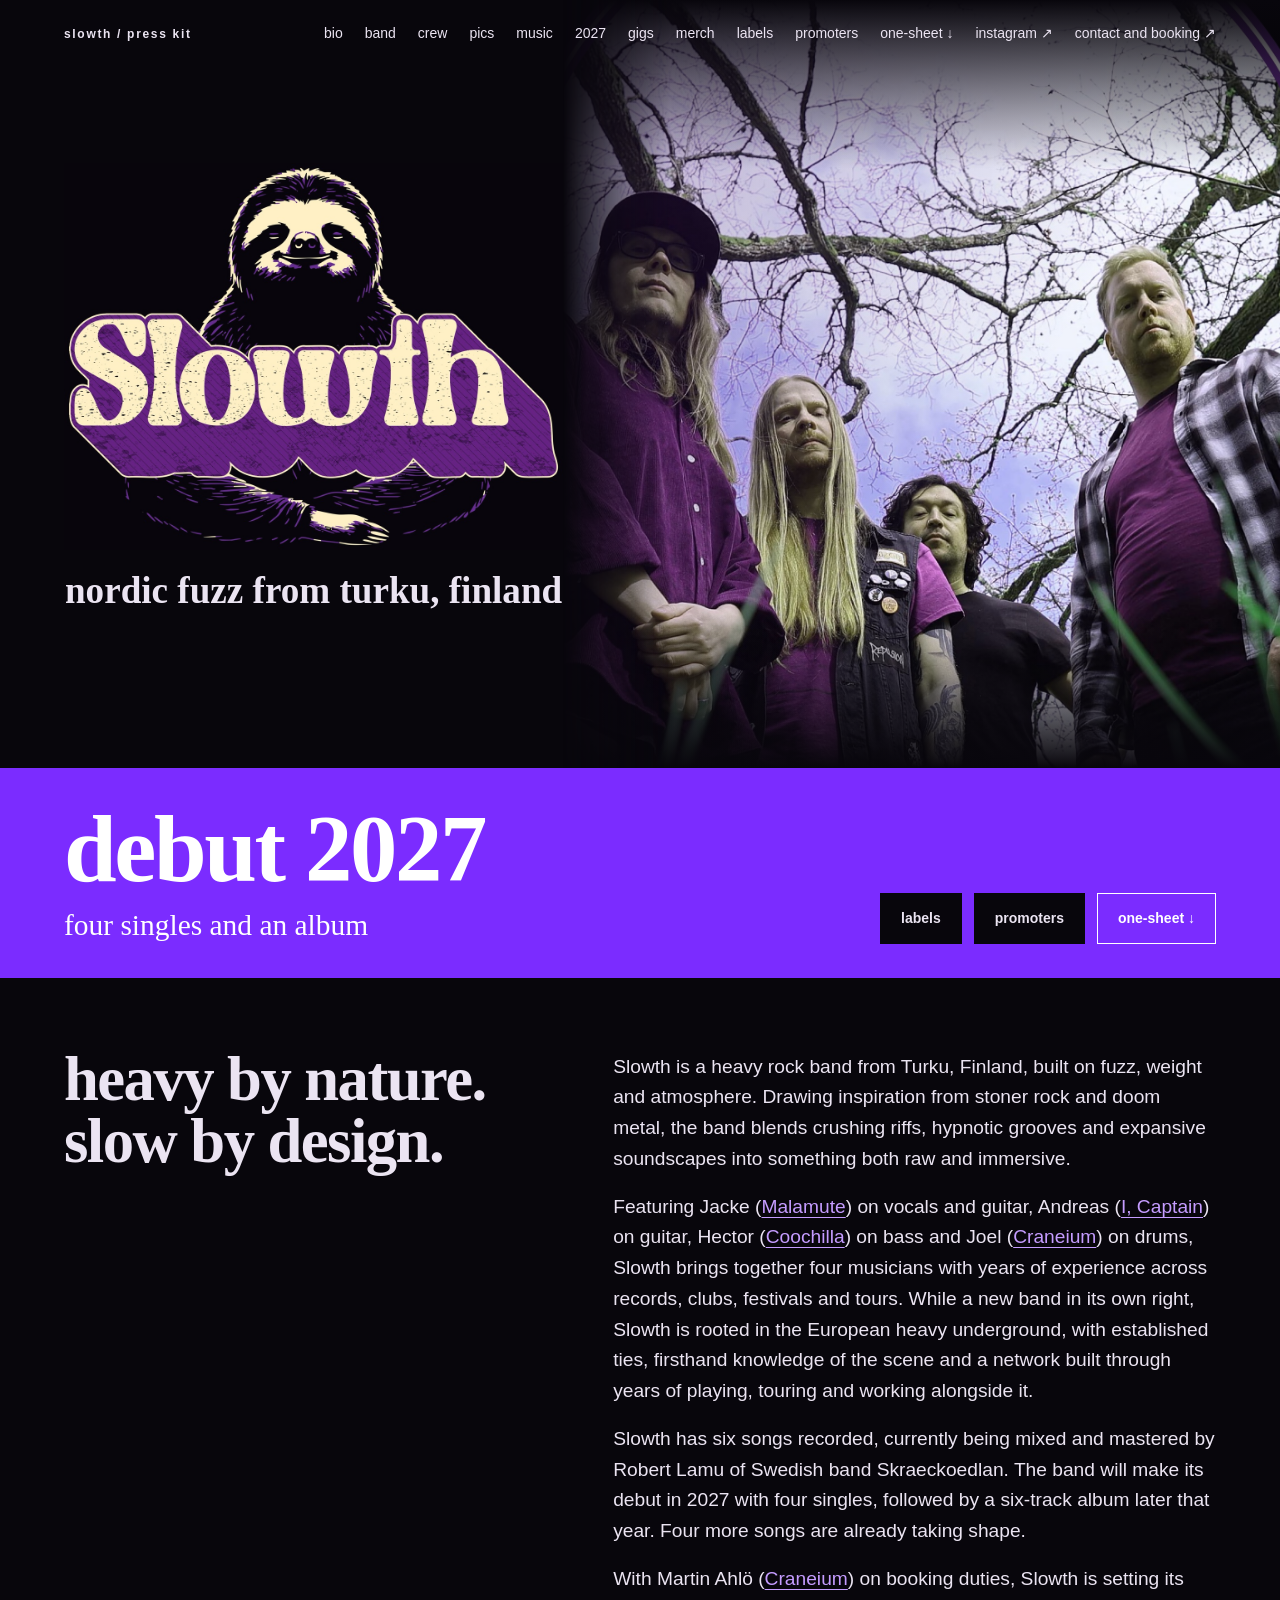
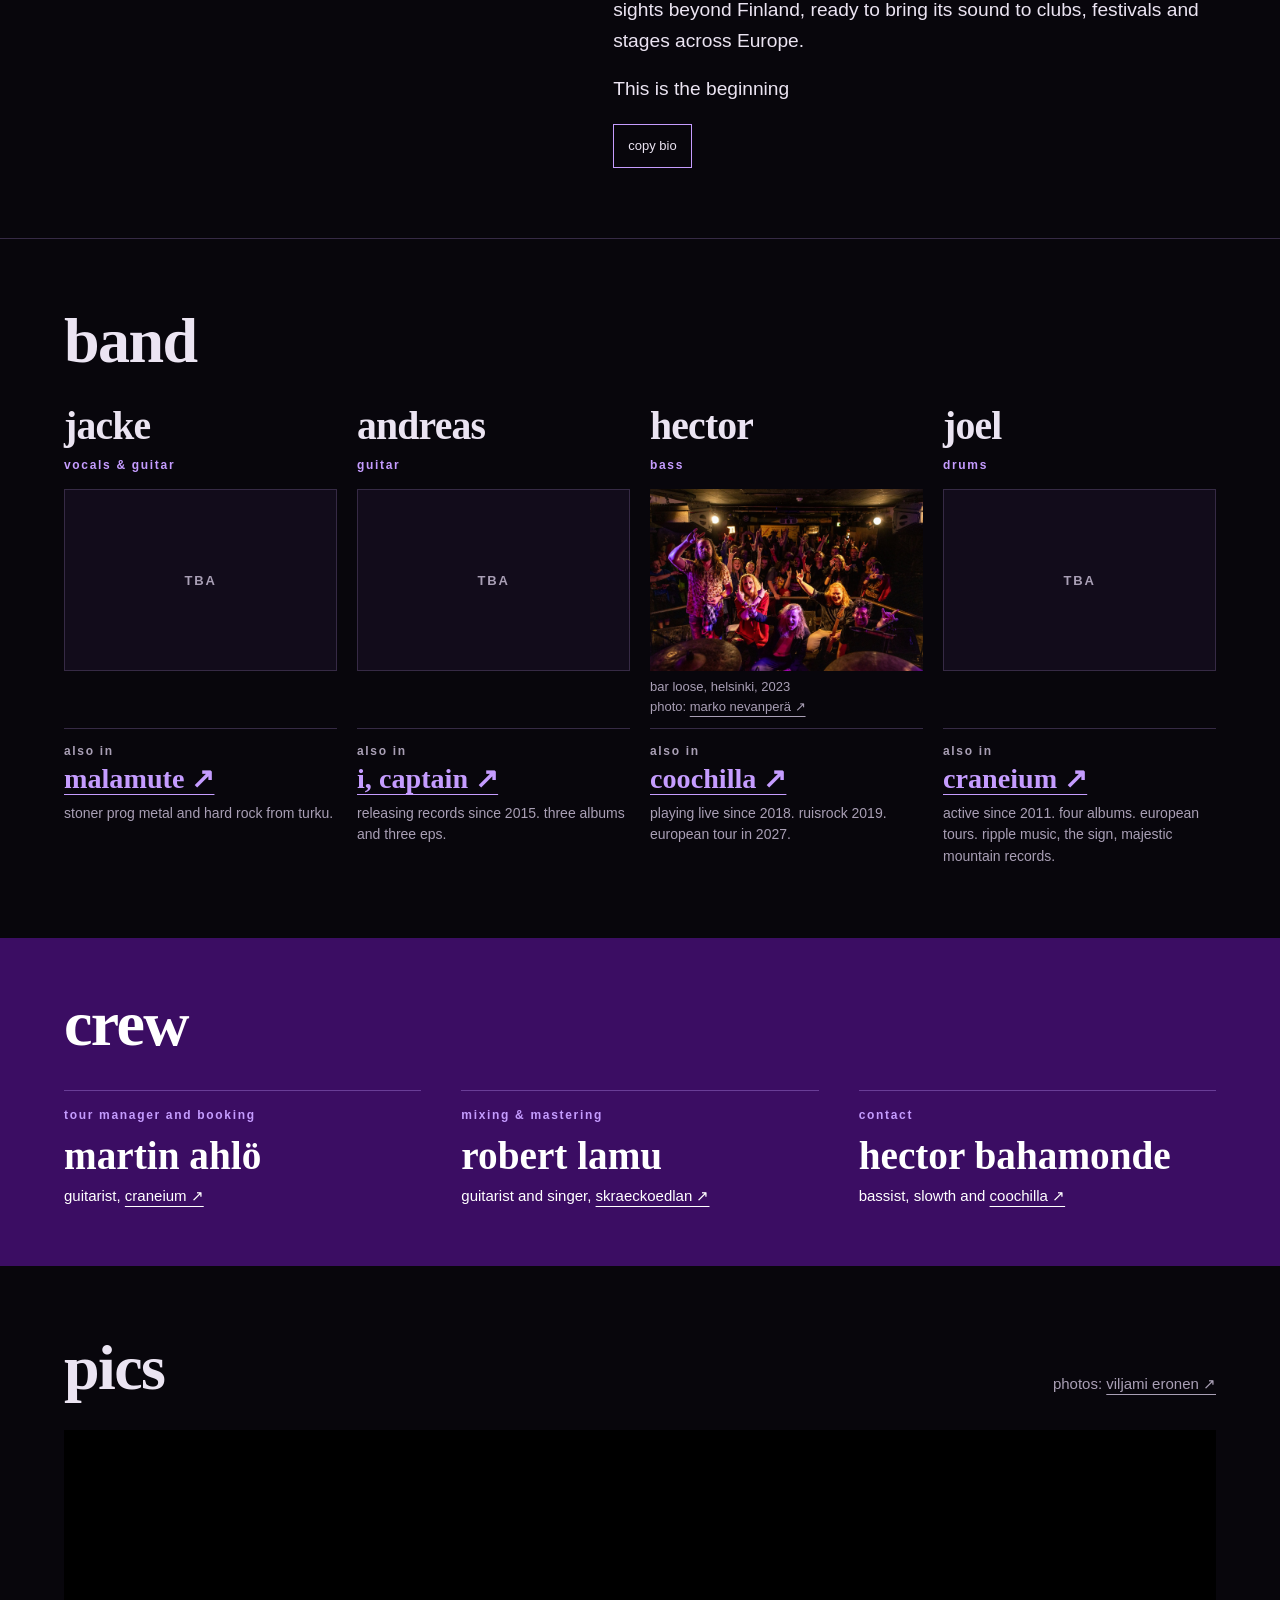
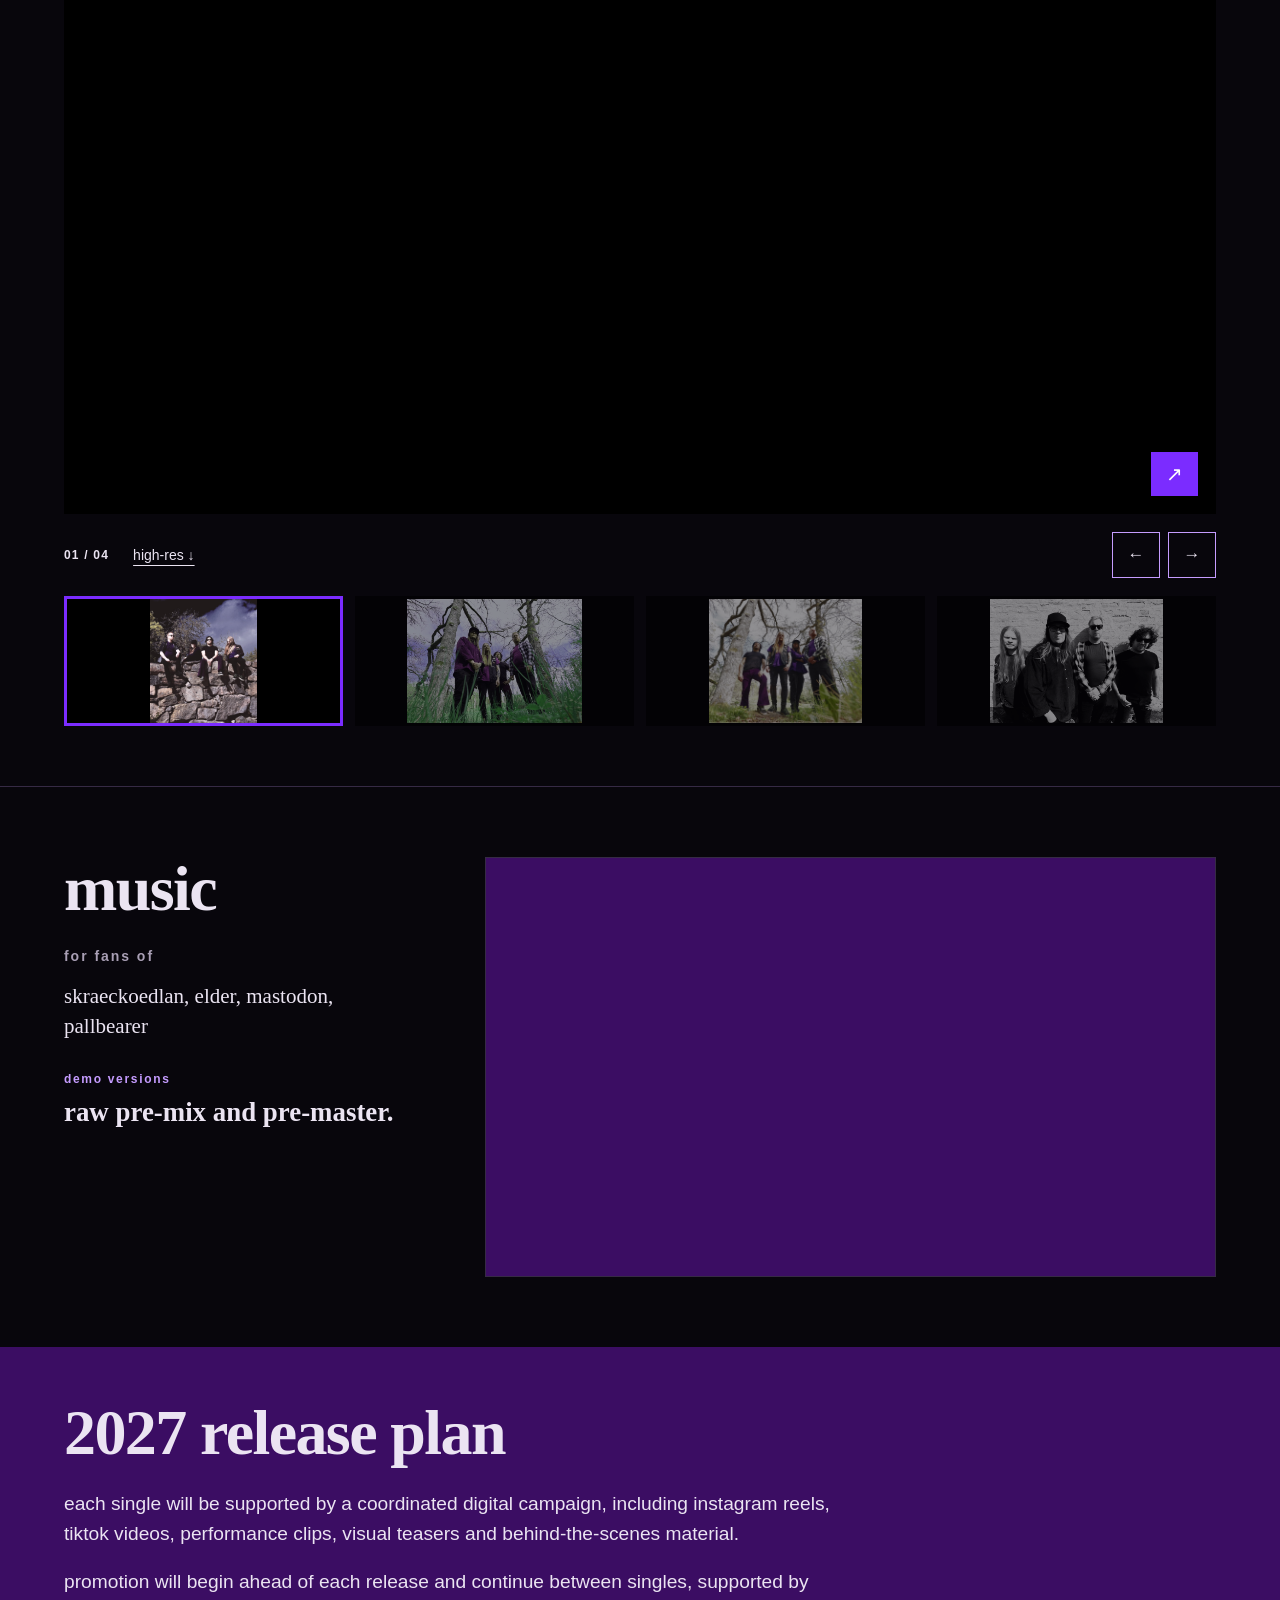
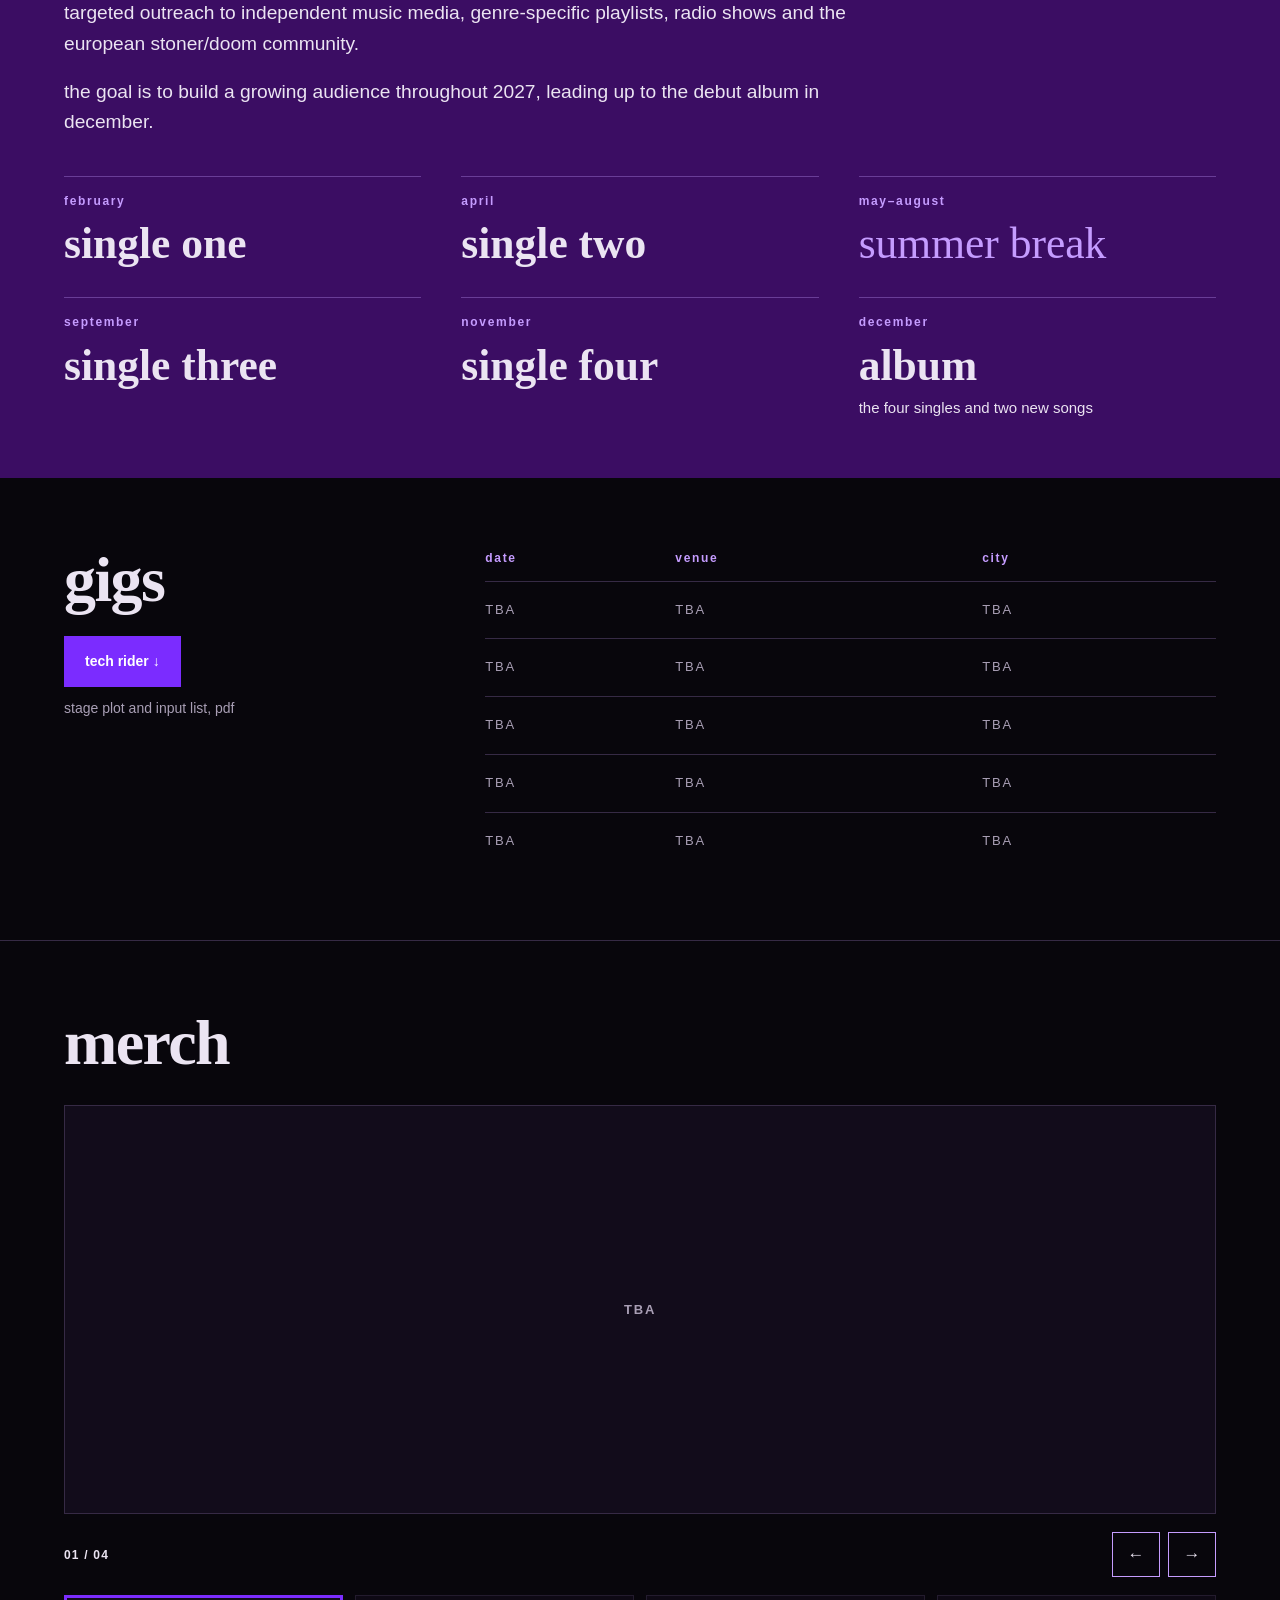
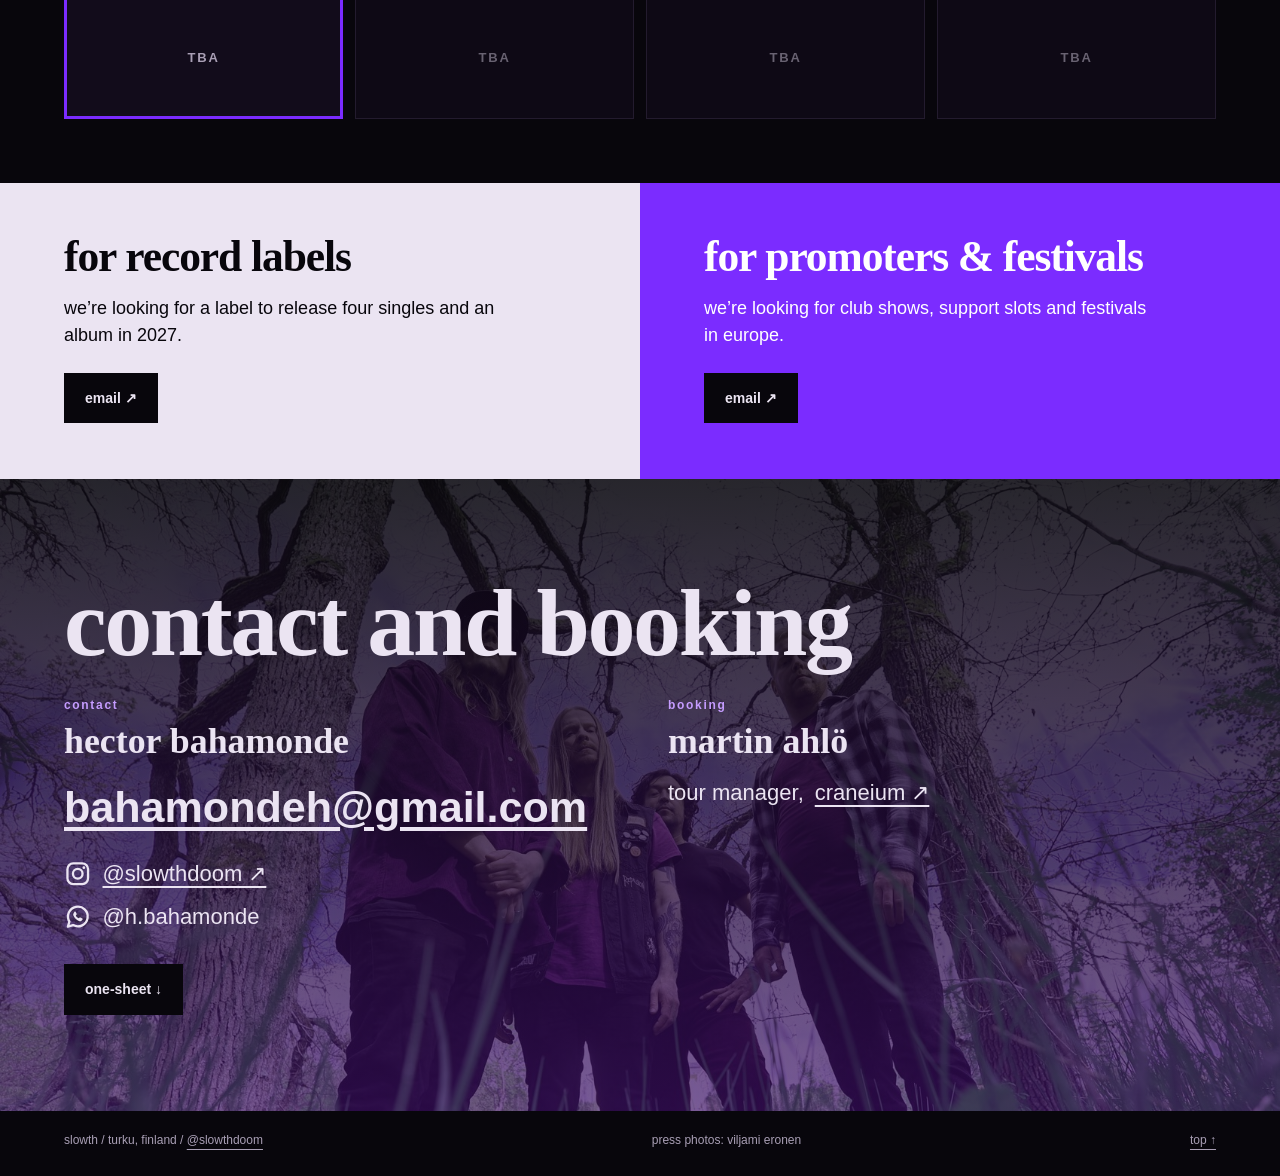
<file: site/index.html>
<!doctype html>
<html lang="en">
<head>
<meta charset="utf-8">
<meta name="viewport" content="width=device-width,initial-scale=1">
<meta http-equiv="Content-Security-Policy" content="default-src 'self'; img-src 'self' data:; frame-src https://samply.app; base-uri 'none'; form-action 'none'">
<meta name="referrer" content="no-referrer">
<meta name="theme-color" content="#08060c">
<title>slowth — press kit</title>
<meta name="description" content="Slowth: Nordic fuzz from Turku, Finland. Members of Coochilla, Craneium, I, Captain and Malamute. Debut 2027.">
<link rel="canonical" href="https://slowthdoom.github.io/">
<meta property="og:type" content="website">
<meta property="og:url" content="https://slowthdoom.github.io/">
<meta property="og:title" content="Slowth — Nordic fuzz from Turku, Finland">
<meta property="og:description" content="Members of Coochilla, Craneium, I, Captain and Malamute. Debut 2027.">
<meta property="og:image" content="https://slowthdoom.github.io/assets/slowth-share.jpg?v=6df7f81be4">
<meta property="og:image:width" content="1200">
<meta property="og:image:height" content="630">
<meta name="twitter:card" content="summary_large_image">
<link rel="icon" href="assets/favicon.png?v=ab181214cb" type="image/png" sizes="64x64">
<link rel="apple-touch-icon" href="assets/apple-touch-icon.png?v=e26ca2ed12">
<link rel="stylesheet" href="style.css?v=416d87942f">
<script defer src="gallery.js?v=43ba15033c"></script>
<script defer src="merch.js?v=c1b5062744"></script>
<script defer src="copy.js?v=21ed119a2f"></script>
</head>
<body>
<a class="skip" href="#main">skip to content</a>

<header class="hero">
  <nav class="wrap" aria-label="main navigation">
    <span class="small">slowth / press kit</span>
    <div class="navlinks">
      <a href="#bio">bio</a>
      <a href="#band">band</a>
      <a href="#crew">crew</a>
      <a href="#photos">pics</a>
      <a href="#music">music</a>
      <a href="#releases">2027</a>
      <a href="#gigs">gigs</a>
      <a href="#merch">merch</a>
      <a href="#labels">labels</a>
      <a href="#promoters">promoters</a>
      <a href="assets/slowth-one-sheet.pdf?v=a12d39f1fc" download>one-sheet&nbsp;↓</a>
      <a href="https://www.instagram.com/slowthdoom/" target="_blank" rel="noopener noreferrer">instagram&nbsp;↗</a>
      <a href="#contact">contact and booking&nbsp;↗</a>
    </div>
  </nav>
  <div class="hero-photo"><img src="assets/photos/slowth-rip.jpg" width="1700" height="1700" fetchpriority="high" alt="The four members of Slowth standing in tall grass under bare trees"></div>
  <div class="hero-copy wrap">
    <h1><img src="assets/slowth-badge.jpg?v=0a611a7af4" width="1200" height="930" alt="Slowth"></h1>
    <p class="genre">nordic fuzz from turku, finland</p>
  </div>
</header>

<main id="main">
<section class="debut" aria-labelledby="debut-title">
  <div class="wrap debut-grid">
    <div>
      <h2 id="debut-title">debut 2027</h2>
      <p class="debut-sub">four singles and an album</p>
    </div>
    <div class="actions">
      <a class="button" href="#labels">labels</a>
      <a class="button" href="#promoters">promoters</a>
      <a class="button ghost" href="assets/slowth-one-sheet.pdf?v=a12d39f1fc" download>one-sheet ↓</a>
    </div>
  </div>
</section>

<section class="section wrap" id="bio" aria-labelledby="bio-title">
  <h2 id="bio-title">heavy by nature.<br>slow by design.</h2>
  <div>
    <div class="bio-text" id="bio-text">
      <p>Slowth is a heavy rock band from Turku, Finland, built on fuzz, weight and atmosphere. Drawing inspiration from stoner rock and doom metal, the band blends crushing riffs, hypnotic grooves and expansive soundscapes into something both raw and immersive.</p>
      <p>Featuring Jacke (<a href="https://www.instagram.com/malamuteband/" target="_blank" rel="noopener noreferrer">Malamute</a>) on vocals and guitar, Andreas (<a href="https://www.instagram.com/icaptainband/" target="_blank" rel="noopener noreferrer">I, Captain</a>) on guitar, Hector (<a href="https://www.instagram.com/coochilla/" target="_blank" rel="noopener noreferrer">Coochilla</a>) on bass and Joel (<a href="https://www.instagram.com/craneiumband/" target="_blank" rel="noopener noreferrer">Craneium</a>) on drums, Slowth brings together four musicians with years of experience across records, clubs, festivals and tours. While a new band in its own right, Slowth is rooted in the European heavy underground, with established ties, firsthand knowledge of the scene and a network built through years of playing, touring and working alongside it.</p>
      <p>Slowth has six songs recorded, currently being mixed and mastered by Robert Lamu of Swedish band Skraeckoedlan. The band will make its debut in 2027 with four singles, followed by a six-track album later that year. Four more songs are already taking shape.</p>
      <p>With Martin Ahlö (<a href="https://www.instagram.com/craneiumband/" target="_blank" rel="noopener noreferrer">Craneium</a>) on booking duties, Slowth is setting its sights beyond Finland, ready to bring its sound to clubs, festivals and stages across Europe.</p>
      <p>This is the beginning</p>
    </div>
    <button class="copy" type="button" data-copy="bio-text" hidden>copy bio</button>
  </div>
</section>

<section class="band wrap ruled" id="band" aria-labelledby="band-title">
  <h2 id="band-title">band</h2>
  <!-- Each member: name and instrument, then the photo, then their other band.
       To add a photo, replace the "pending" div with an <img> like Coochilla's and fill in the "where" line. -->
  <ul class="projects">
    <li class="project">
      <h3 class="member-name">jacke</h3>
      <p class="small member-role">vocals &amp; guitar</p>
      <div class="project-photo pending">TBA</div>
      <p class="where"></p>
      <p class="small also">also in</p>
      <p class="project-name"><a href="https://www.instagram.com/malamuteband/" target="_blank" rel="noopener noreferrer">malamute&nbsp;↗</a></p>
      <p class="credit">stoner prog metal and hard rock from turku.</p>
    </li>
    <li class="project">
      <h3 class="member-name">andreas</h3>
      <p class="small member-role">guitar</p>
      <div class="project-photo pending">TBA</div>
      <p class="where"></p>
      <p class="small also">also in</p>
      <p class="project-name"><a href="https://www.instagram.com/icaptainband/" target="_blank" rel="noopener noreferrer">i, captain&nbsp;↗</a></p>
      <p class="credit">releasing records since 2015. three albums and three eps.</p>
    </li>
    <li class="project">
      <h3 class="member-name">hector</h3>
      <p class="small member-role">bass</p>
      <img class="project-photo" src="assets/bands/coochilla-bar-loose-2023.jpg" width="1400" height="934" loading="lazy" alt="Coochilla and the crowd at Bar Loose, Helsinki, in 2023">
      <p class="where">bar loose, helsinki, 2023<br>photo: <a href="https://www.instagram.com/markonevanperaphotography/" target="_blank" rel="noopener noreferrer">marko nevanperä ↗</a></p>
      <p class="small also">also in</p>
      <p class="project-name"><a href="https://www.instagram.com/coochilla/" target="_blank" rel="noopener noreferrer">coochilla&nbsp;↗</a></p>
      <p class="credit">playing live since 2018. ruisrock 2019. european tour in 2027.</p>
    </li>
    <li class="project">
      <h3 class="member-name">joel</h3>
      <p class="small member-role">drums</p>
      <div class="project-photo pending">TBA</div>
      <p class="where"></p>
      <p class="small also">also in</p>
      <p class="project-name"><a href="https://www.instagram.com/craneiumband/" target="_blank" rel="noopener noreferrer">craneium&nbsp;↗</a></p>
      <p class="credit">active since 2011. four albums. european tours. ripple music, the sign, majestic mountain records.</p>
    </li>
  </ul>
</section>

<section class="crew" id="crew" aria-labelledby="crew-title">
  <div class="wrap">
    <h2 id="crew-title">crew</h2>
    <div class="crew-grid">
      <div>
        <h3 class="small">tour manager and booking</h3>
        <p class="crew-name">martin ahlö</p>
        <p class="crew-band">guitarist, <a href="https://www.instagram.com/craneiumband/" target="_blank" rel="noopener noreferrer">craneium ↗</a></p>
      </div>
      <div>
        <h3 class="small">mixing &amp; mastering</h3>
        <p class="crew-name">robert lamu</p>
        <p class="crew-band">guitarist and singer, <a href="https://www.skraeckoedlan.com/" target="_blank" rel="noopener noreferrer">skraeckoedlan ↗</a></p>
      </div>
      <div>
        <h3 class="small">contact</h3>
        <p class="crew-name">hector bahamonde</p>
        <p class="crew-band">bassist, slowth and <a href="https://www.instagram.com/coochilla/" target="_blank" rel="noopener noreferrer">coochilla ↗</a></p>
      </div>
    </div>
  </div>
</section>

<section class="photo-gallery wrap" id="photos" data-gallery aria-labelledby="photos-title" aria-roledescription="carousel">
  <div class="section-heading">
    <h2 id="photos-title">pics</h2>
    <p>photos: <a href="https://vimeo.com/viljami" target="_blank" rel="noopener noreferrer">viljami eronen ↗</a></p>
  </div>
  <div class="photo-stage">
    <a class="photo-full" data-gallery-full href="assets/photos/slowth-stone.jpg" aria-label="open photo"><img data-gallery-main src="assets/photos/slowth-stone.jpg" width="1481" height="1700" alt="Slowth sitting on a stone wall under a dark sky" decoding="async"></a>
    <span class="photo-expand" aria-hidden="true">↗</span>
  </div>
  <div class="photo-toolbar">
    <span class="photo-count" data-gallery-count aria-live="polite" aria-atomic="true">01 / 04</span>
    <a class="photo-download" data-gallery-download href="assets/press/slowth-stone-press.jpg" download>high-res ↓</a>
    <div class="photo-controls">
      <button type="button" data-photo-step="-1" aria-label="previous photo" hidden>←</button>
      <button type="button" data-photo-step="1" aria-label="next photo" hidden>→</button>
    </div>
  </div>
  <div class="photo-thumbs">
    <a class="photo-thumb" href="assets/photos/slowth-stone.jpg" data-download="assets/press/slowth-stone-press.jpg" aria-label="photo 1" aria-current="true"><img src="assets/photos/slowth-stone-small.jpg" width="557" height="640" loading="lazy" alt="Slowth sitting on a stone wall under a dark sky"></a>
    <a class="photo-thumb" href="assets/photos/slowth-grove.jpg" data-download="assets/press/slowth-grove-press.jpg" aria-label="photo 2"><img src="assets/photos/slowth-grove-small.jpg" width="640" height="454" loading="lazy" alt="Slowth in tall grass between two trees"></a>
    <a class="photo-thumb" href="assets/photos/slowth-oaks.jpg" data-download="assets/press/slowth-oaks-press.jpg" aria-label="photo 3"><img src="assets/photos/slowth-oaks-small.jpg" width="640" height="520" loading="lazy" alt="Slowth standing under bare branches"></a>
    <a class="photo-thumb" href="assets/photos/slowth-wall.jpg" data-download="assets/press/slowth-wall-press.jpg" aria-label="photo 4"><img src="assets/photos/slowth-wall-small.jpg" width="640" height="460" loading="lazy" alt="Slowth in black and white against a brick wall"></a>
  </div>
</section>

<section class="section wrap ruled" id="music" aria-labelledby="music-title">
  <div>
    <h2 id="music-title">music</h2>
    <p class="small muted">for fans of</p>
    <p class="fans">skraeckoedlan, elder, mastodon, pallbearer</p>
    <p class="small demo-label">demo versions</p>
    <p class="demo-note" id="demo-note">raw <span>pre-mix</span> and <span>pre-master.</span></p>
  </div>
  <div>
    <iframe class="player" src="https://samply.app/embed/oFFkJszeFhC0QTKIdpG0?color=3b0d63" title="Slowth demo versions" aria-describedby="demo-note" height="420" loading="lazy" referrerpolicy="no-referrer" sandbox="allow-scripts allow-same-origin"></iframe>
  </div>
</section>

<section class="plan" id="releases" aria-labelledby="releases-title">
  <div class="wrap">
    <h2 id="releases-title">2027 release plan</h2>
    <div class="plan-copy">
      <p>Each single will be supported by a coordinated digital campaign, including Instagram Reels, TikTok videos, performance clips, visual teasers and behind-the-scenes material.</p>
      <p>Promotion will begin ahead of each release and continue between singles, supported by targeted outreach to independent music media, genre-specific playlists, radio shows and the European stoner/doom community.</p>
      <p>The goal is to build a growing audience throughout 2027, leading up to the debut album in December.</p>
    </div>
    <ol class="plan-grid">
      <li><span class="small when">february</span><h3>single one</h3></li>
      <li><span class="small when">april</span><h3>single two</h3></li>
      <li class="break"><span class="small when">may–august</span><p class="pause">summer break</p></li>
      <li><span class="small when">september</span><h3>single three</h3></li>
      <li><span class="small when">november</span><h3>single four</h3></li>
      <li><span class="small when">december</span><h3>album</h3><p class="plan-detail">the four singles and two new songs</p></li>
    </ol>
  </div>
</section>

<section class="section wrap gigs" id="gigs" aria-labelledby="gigs-title">
  <div>
    <h2 id="gigs-title">gigs</h2>
    <a class="button rider" href="assets/slowth-tech-rider.pdf?v=ee84b4f8a1" download="slowth-tech-rider.pdf">tech rider ↓</a>
    <p class="muted rider-note">stage plot and input list, pdf</p>
  </div>
  <div>
    <table class="gig-list">
      <thead>
        <tr><th scope="col" class="small">date</th><th scope="col" class="small">venue</th><th scope="col" class="small">city</th></tr>
      </thead>
      <tbody>
        <tr><td class="tba">TBA</td><td class="tba">TBA</td><td class="tba">TBA</td></tr>
        <tr><td class="tba">TBA</td><td class="tba">TBA</td><td class="tba">TBA</td></tr>
        <tr><td class="tba">TBA</td><td class="tba">TBA</td><td class="tba">TBA</td></tr>
        <tr><td class="tba">TBA</td><td class="tba">TBA</td><td class="tba">TBA</td></tr>
        <tr><td class="tba">TBA</td><td class="tba">TBA</td><td class="tba">TBA</td></tr>
      </tbody>
    </table>
  </div>
</section>

<section class="merch wrap ruled" id="merch" data-merch aria-labelledby="merch-title" aria-roledescription="carousel">
  <div class="section-heading">
    <h2 id="merch-title">merch</h2>
  </div>
  <div class="merch-stage">
    <div class="merch-slide pending">TBA</div>
    <div class="merch-slide pending" hidden>TBA</div>
    <div class="merch-slide pending" hidden>TBA</div>
    <div class="merch-slide pending" hidden>TBA</div>
  </div>
  <div class="photo-toolbar">
    <span class="photo-count" data-merch-count aria-live="polite" aria-atomic="true">01 / 04</span>
    <div class="photo-controls">
      <button type="button" data-merch-step="-1" aria-label="previous merch picture" hidden>←</button>
      <button type="button" data-merch-step="1" aria-label="next merch picture" hidden>→</button>
    </div>
  </div>
  <div class="photo-thumbs">
    <button class="merch-thumb pending" type="button" aria-label="merch picture 1" aria-current="true" disabled>TBA</button>
    <button class="merch-thumb pending" type="button" aria-label="merch picture 2" disabled>TBA</button>
    <button class="merch-thumb pending" type="button" aria-label="merch picture 3" disabled>TBA</button>
    <button class="merch-thumb pending" type="button" aria-label="merch picture 4" disabled>TBA</button>
  </div>
</section>

<div class="doors">
  <section class="door door-labels" id="labels" aria-labelledby="labels-title">
    <h2 id="labels-title">for record labels</h2>
    <p>we’re looking for a label to release four singles and an album in 2027.</p>
    <a class="button" href="mailto:bahamondeh@gmail.com?subject=Slowth%20%E2%80%94%20label%20enquiry">email ↗</a>
  </section>
  <section class="door door-promoters" id="promoters" aria-labelledby="promoters-title">
    <h2 id="promoters-title">for promoters &amp; festivals</h2>
    <p>we’re looking for club shows, support slots and festivals in europe.</p>
    <a class="button" href="mailto:bahamondeh@gmail.com?subject=Slowth%20%E2%80%94%20booking%20enquiry">email ↗</a>
  </section>
</div>

<section class="contact" id="contact" aria-labelledby="contact-title">
  <div class="wrap">
    <h2 id="contact-title">contact and booking</h2>
    <div class="contact-split">
      <div>
        <h3 class="small contact-role">contact</h3>
        <p class="contact-name">hector bahamonde</p>
        <a class="email" href="mailto:bahamondeh@gmail.com?subject=Slowth">bahamondeh@gmail.com</a>
        <p class="social"><a href="https://www.instagram.com/slowthdoom/" target="_blank" rel="noopener noreferrer"><svg class="icon" viewBox="0 0 24 24" role="img" aria-label="instagram" fill="none" stroke="currentColor" stroke-width="2"><rect x="3" y="3" width="18" height="18" rx="5"/><circle cx="12" cy="12" r="4.2"/><circle cx="17.3" cy="6.7" r="1.2" fill="currentColor" stroke="none"/></svg>@slowthdoom&nbsp;↗</a></p>
        <p class="social"><svg class="icon" viewBox="0 0 24 24" role="img" aria-label="whatsapp" fill="none" stroke="currentColor" stroke-width="2" stroke-linejoin="round"><path d="M3.4 20.6l1.3-4.4A8.6 8.6 0 1 1 7.9 19.3z"/><path fill="currentColor" stroke="none" d="M9.1 7.6c.3-.3.8-.3 1 .1l.9 1.6c.2.3.1.7-.1 1l-.6.6c.5 1.1 1.4 2 2.5 2.5l.6-.6c.3-.3.7-.3 1-.1l1.6.9c.4.2.4.7.1 1l-.8.8c-.6.6-1.5.7-2.3.4-2.2-.9-3.9-2.6-4.8-4.8-.3-.8-.2-1.7.4-2.3z"/></svg>@h.bahamonde</p>
      </div>
      <div>
        <h3 class="small contact-role">booking</h3>
        <p class="contact-name">martin ahlö</p>
        <p class="social">tour manager, <a href="https://www.instagram.com/craneiumband/" target="_blank" rel="noopener noreferrer">craneium&nbsp;↗</a></p>
      </div>
    </div>
    <div class="actions"><a class="button" href="assets/slowth-one-sheet.pdf?v=a12d39f1fc" download>one-sheet ↓</a></div>
  </div>
</section>
</main>

<dialog class="photo-dialog" id="photo-dialog" aria-labelledby="photo-dialog-title">
  <div class="photo-dialog-head"><h2 id="photo-dialog-title">pics</h2><button class="photo-close" id="photo-close" type="button" autofocus>close ×</button></div>
  <img class="photo-expanded" id="photo-expanded" alt="">
  <div class="photo-toolbar">
    <span class="photo-count" id="photo-dialog-count" aria-live="polite"></span>
    <a class="photo-download" id="photo-download" download>high-res ↓</a>
    <span class="photo-credit">photo: viljami eronen</span>
    <div class="photo-controls"><button type="button" data-dialog-step="-1" aria-label="previous image">←</button><button type="button" data-dialog-step="1" aria-label="next image">→</button></div>
  </div>
</dialog>

<footer class="wrap"><span>slowth / turku, finland / <a href="https://www.instagram.com/slowthdoom/" target="_blank" rel="noopener noreferrer">@slowthdoom</a></span><span>press photos: viljami eronen</span><a href="#main">top ↑</a></footer>
</body>
</html>
</file>
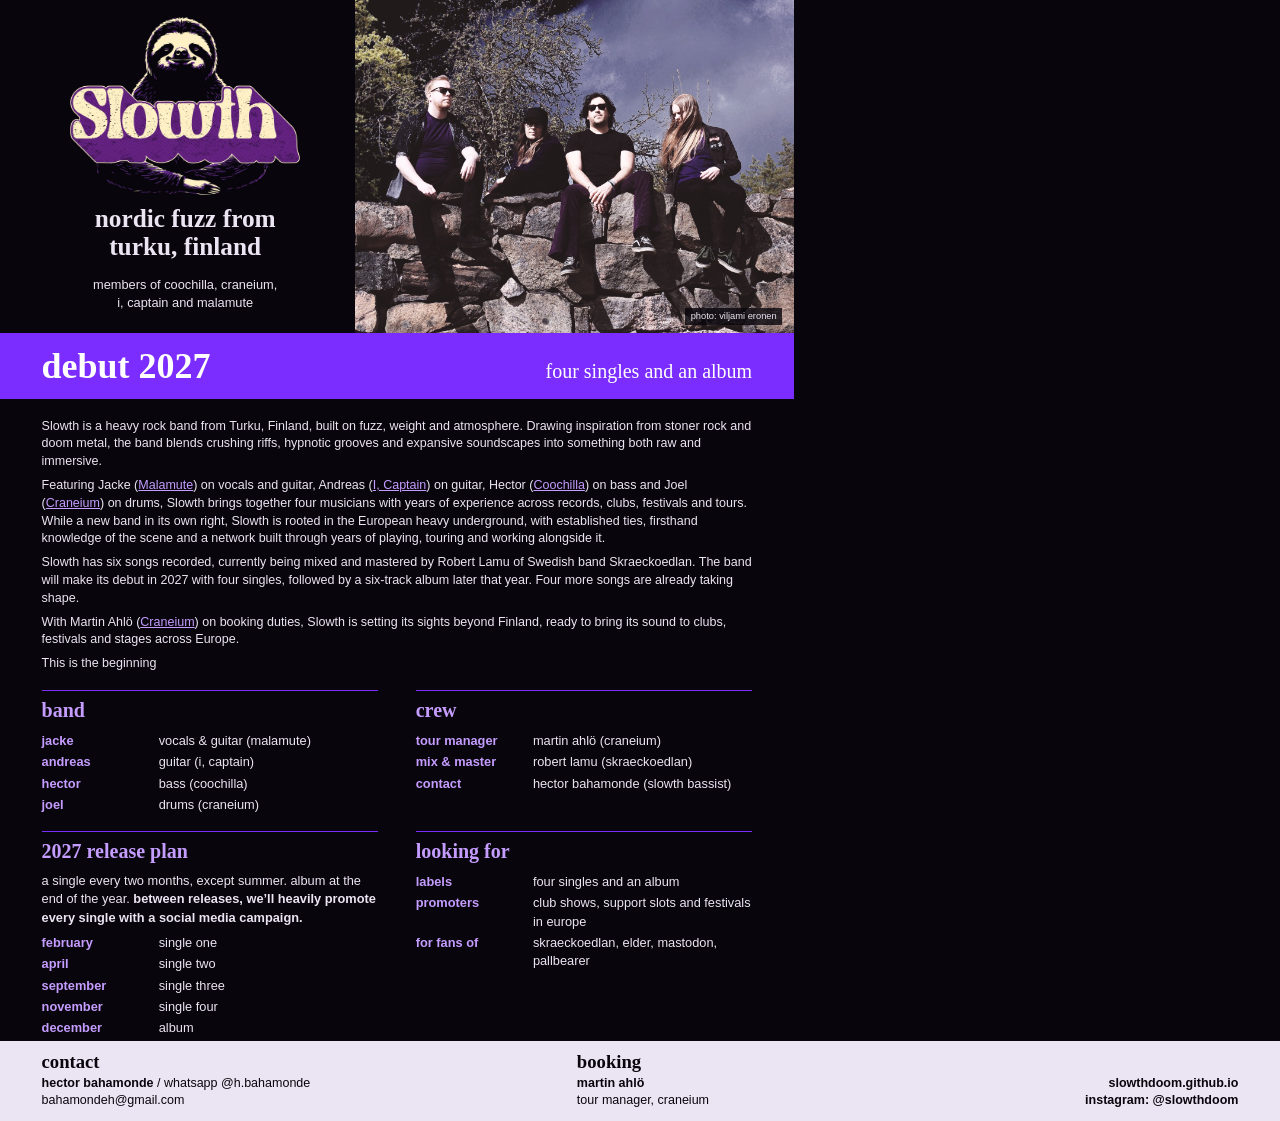
<file: tools/one-sheet.html>
<!doctype html>
<html lang="en">
<head>
<meta charset="utf-8">
<title>Slowth — one-sheet</title>
<style>
@page { size: A4; margin: 0; }
* { box-sizing: border-box; }
html, body { margin: 0; -webkit-print-color-adjust: exact; print-color-adjust: exact; }
body { width: 210mm; height: 296.5mm; overflow: hidden; background: #08060c; color: #ebe4f2; font: 9.6pt/1.45 Arial, Helvetica, sans-serif; text-transform: lowercase; }
h2 { font: 700 15pt/1.05 Palatino, Georgia, serif; margin: 0 0 2.5mm; color: #c59cff; }
p { margin: 0; }
a { color: inherit; text-decoration: none; }
.top { height: 88mm; position: relative; overflow: hidden; }
.photo { position: absolute; right: 0; top: 0; width: 116mm; height: 88mm; object-fit: cover; object-position: 50% 34%; }
.photo-credit { position: absolute; right: 3mm; bottom: 2mm; font-size: 7pt; background: #08060ccc; padding: .5mm 1.5mm; }
/* sloth art on the page black; genre line and members centred under it, left of the photo (which starts at 94mm) */
.mark { position: absolute; left: 18mm; top: 4mm; width: 62mm; }
.genre { position: absolute; left: 11mm; top: 54mm; width: 76mm; text-align: center; font: 700 19pt/1.12 Palatino, Georgia, serif; }
.members { position: absolute; left: 11mm; top: 73mm; width: 76mm; text-align: center; }
.band { background: #7b2cff; color: #fff; padding: 4mm 11mm; display: flex; justify-content: space-between; align-items: baseline; }
.band strong { font: 700 27pt/1 Palatino, Georgia, serif; }
.band span { font: 15pt/1 Palatino, Georgia, serif; }
.bio { padding: 5mm 11mm 4.5mm; text-transform: none; font-size: 9.4pt; line-height: 1.42; }
.bio p + p { margin-top: 1.6mm; }
.bio a { color: #c59cff; text-decoration: underline; white-space: nowrap; }
.grid { padding: 0 11mm; display: grid; grid-template-columns: 1fr 1fr; gap: 4mm 10mm; }
.block { border-top: .3mm solid #7b2cff; padding-top: 2.5mm; }
table { width: 100%; border-collapse: collapse; font: inherit; }
td { padding: .35mm 0; vertical-align: top; }
td:first-child { width: 31mm; color: #c59cff; font-weight: 700; }
.plan-note { margin: 0 0 1.5mm; }
/* contact (hector) and booking (martin) side by side; website and instagram at the right edge */
.foot { position: absolute; left: 0; width: 100%; top: 275.5mm; height: 21mm; background: #ebe4f2; color: #08060c; padding: 3mm 11mm; display: flex; gap: 8mm; align-items: stretch; font-size: 9.4pt; line-height: 1.35; overflow: hidden; } /* overflow: the block labels otherwise push a blank second page */
.foot > div { flex: 1 1 0; }
.foot > div:first-child { flex-grow: 1.6; }
.foot b { display: block; margin-bottom: 1mm; font: 700 14pt/1 Palatino, Georgia, serif; }
.foot strong { font-weight: 700; }
.foot .web { display: flex; flex-direction: column; justify-content: flex-end; text-align: right; font-weight: 700; }
</style>
</head>
<body>
<div class="top">
  <img class="photo" src="../site/assets/photos/slowth-stone.jpg" alt="">
  <p class="photo-credit">photo: viljami eronen</p>
  <img class="mark" src="../site/assets/slowth-badge.jpg" alt="Slowth">
  <p class="genre">nordic fuzz from<br>turku, finland</p>
  <p class="members">members of coochilla, craneium,<br>i, captain and malamute</p>
</div>
<div class="band"><strong>debut 2027</strong><span>four singles and an album</span></div>
<div class="bio">
  <p>Slowth is a heavy rock band from Turku, Finland, built on fuzz, weight and atmosphere. Drawing inspiration from stoner rock and doom metal, the band blends crushing riffs, hypnotic grooves and expansive soundscapes into something both raw and immersive.</p>
  <p>Featuring Jacke (<a href="https://www.instagram.com/malamuteband/">Malamute</a>) on vocals and guitar, Andreas (<a href="https://www.instagram.com/icaptainband/">I, Captain</a>) on guitar, Hector (<a href="https://www.instagram.com/coochilla/">Coochilla</a>) on bass and Joel (<a href="https://www.instagram.com/craneiumband/">Craneium</a>) on drums, Slowth brings together four musicians with years of experience across records, clubs, festivals and tours. While a new band in its own right, Slowth is rooted in the European heavy underground, with established ties, firsthand knowledge of the scene and a network built through years of playing, touring and working alongside it.</p>
  <p>Slowth has six songs recorded, currently being mixed and mastered by Robert Lamu of Swedish band Skraeckoedlan. The band will make its debut in 2027 with four singles, followed by a six-track album later that year. Four more songs are already taking shape.</p>
  <p>With Martin Ahlö (<a href="https://www.instagram.com/craneiumband/">Craneium</a>) on booking duties, Slowth is setting its sights beyond Finland, ready to bring its sound to clubs, festivals and stages across Europe.</p>
  <p>This is the beginning</p>
</div>
<div class="grid">
  <div class="block">
    <h2>band</h2>
    <table>
      <tr><td>jacke</td><td>vocals &amp; guitar (malamute)</td></tr>
      <tr><td>andreas</td><td>guitar (i, captain)</td></tr>
      <tr><td>hector</td><td>bass (coochilla)</td></tr>
      <tr><td>joel</td><td>drums (craneium)</td></tr>
    </table>
  </div>
  <div class="block">
    <h2>crew</h2>
    <table>
      <tr><td>tour manager</td><td>martin ahlö (craneium)</td></tr>
      <tr><td>mix &amp; master</td><td>robert lamu (skraeckoedlan)</td></tr>
      <tr><td>contact</td><td>hector bahamonde (slowth bassist)</td></tr>
    </table>
  </div>
  <div class="block">
    <h2>2027 release plan</h2>
    <p class="plan-note">a single every two months, except summer. album at the end of the year. <strong>between releases, we’ll heavily promote every single with a social media campaign.</strong></p>
    <table>
      <tr><td>february</td><td>single one</td></tr>
      <tr><td>april</td><td>single two</td></tr>
      <tr><td>september</td><td>single three</td></tr>
      <tr><td>november</td><td>single four</td></tr>
      <tr><td>december</td><td>album</td></tr>
    </table>
  </div>
  <div class="block">
    <h2>looking for</h2>
    <table>
      <tr><td>labels</td><td>four singles and an album</td></tr>
      <tr><td>promoters</td><td>club shows, support slots and festivals in europe</td></tr>
      <tr><td>for fans of</td><td>skraeckoedlan, elder, mastodon, pallbearer</td></tr>
    </table>
  </div>
</div>
<div class="foot">
  <div><b>contact</b><strong>hector bahamonde</strong> / whatsapp @h.bahamonde<br><a href="mailto:bahamondeh@gmail.com?subject=Slowth">bahamondeh@gmail.com</a></div>
  <div><b>booking</b><strong>martin ahlö</strong><br>tour manager, craneium</div>
  <div class="web"><p><a href="https://slowthdoom.github.io/">slowthdoom.github.io</a><br>instagram: <a href="https://www.instagram.com/slowthdoom/">@slowthdoom</a></p></div>
</div>
</body>
</html>
</file>
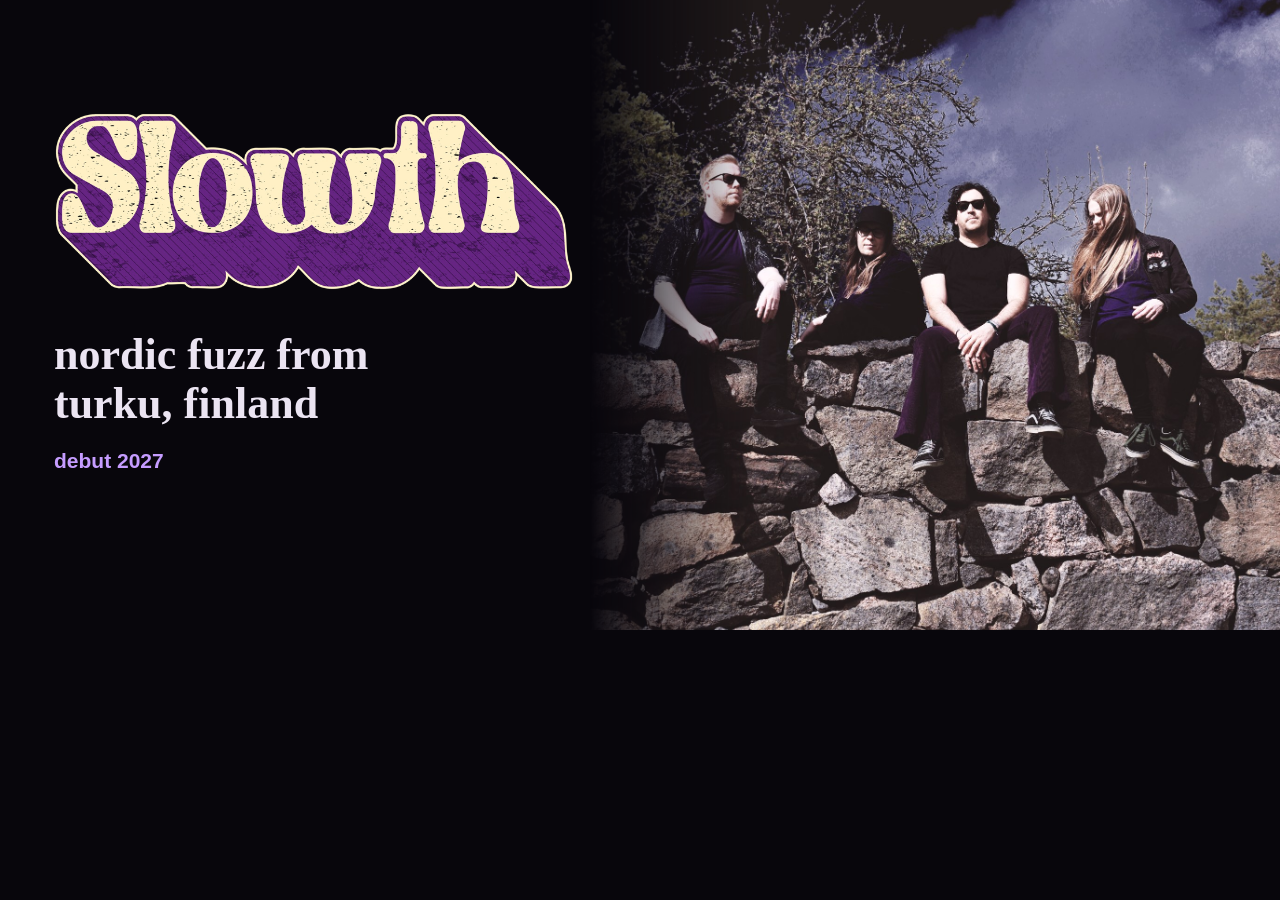
<file: tools/share-image.html>
<!doctype html><html><head><meta charset="utf-8"><style>
html,body{margin:0;width:1200px;height:630px;overflow:hidden;background:#08060c;color:#ebe4f2}
.p{position:absolute;right:0;top:0;width:690px;height:630px;object-fit:cover;object-position:50% 34%;-webkit-mask-image:linear-gradient(90deg,transparent,#000 24%)}
.m{position:absolute;left:54px;top:112px;width:520px}
.t{position:absolute;left:54px;top:330px;font:700 44px/1.12 Palatino,Georgia,serif;margin:0}
.b{position:absolute;left:54px;top:445px;font:700 21px/1.5 Arial,sans-serif;color:#c59cff;margin:0}
</style></head><body><img class="p" src="../site/assets/photos/slowth-stone.jpg"><img class="m" src="slowth-logo-print.png">
<p class="t">nordic fuzz from<br>turku, finland</p><p class="b">debut 2027</p></body></html>
</file>
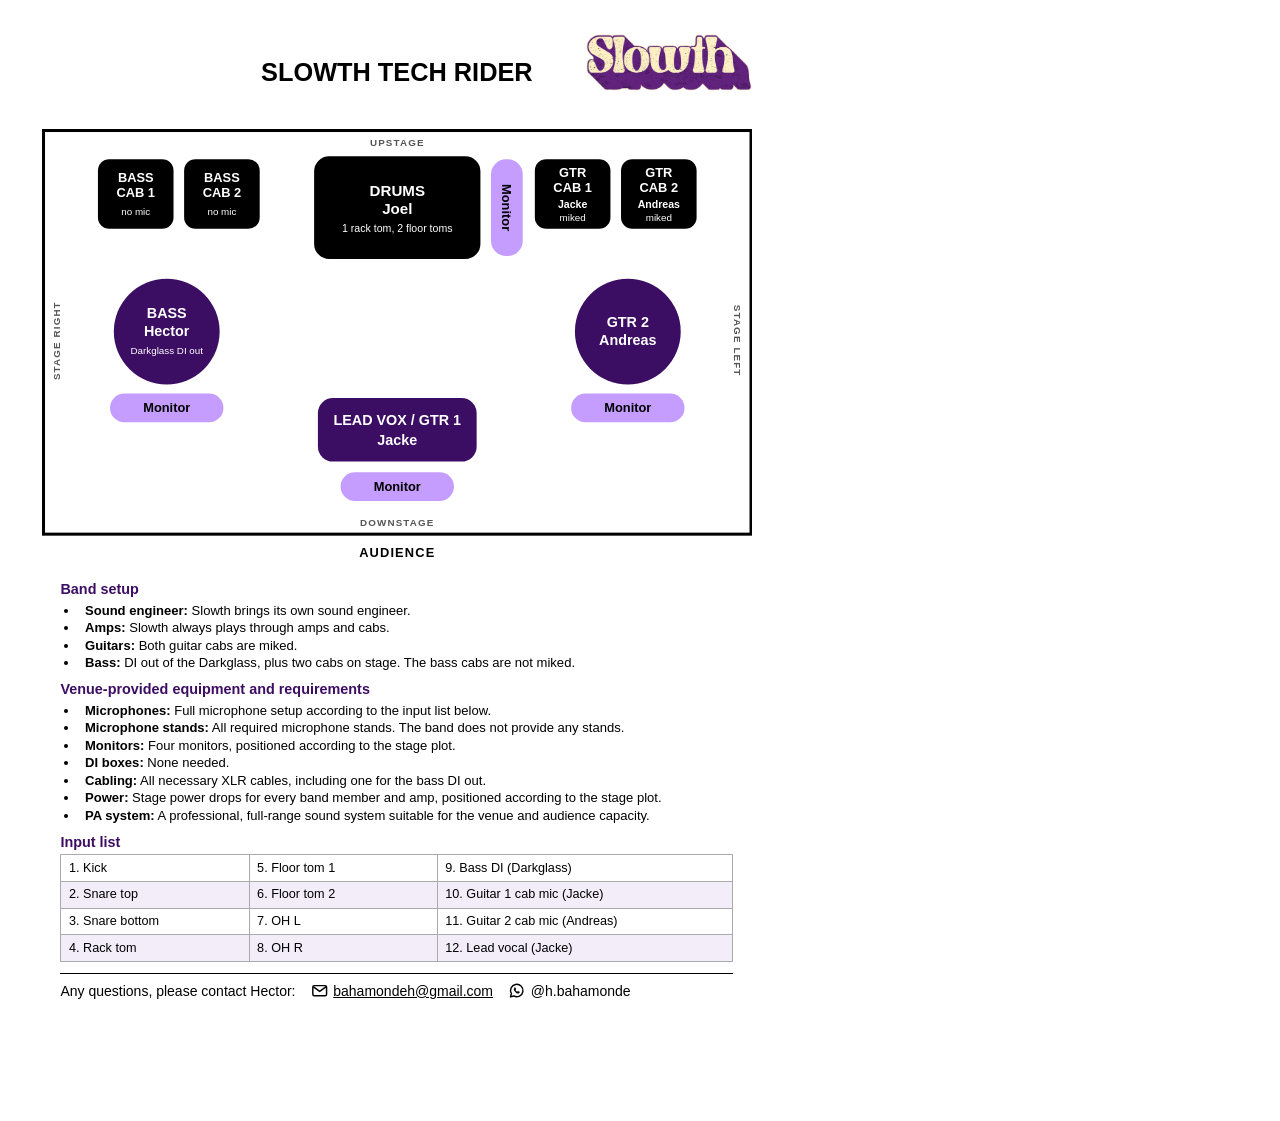
<file: tools/tech-rider.html>
<!doctype html>
<html lang="en">
<head>
<meta charset="utf-8">
<title>Slowth tech rider 2027</title>
<style>
@page { size: A4; margin: 0; }
* { box-sizing: border-box; }
html, body { margin: 0; -webkit-print-color-adjust: exact; print-color-adjust: exact; }
body { width: 210mm; height: 296.5mm; overflow: hidden; position: relative; padding: 9mm 11mm 0; background: #fff; color: #000; font: 9.8pt/1.34 Helvetica, Arial, sans-serif; }
p, ul { margin: 0; }
a { color: inherit; }
header { position: relative; height: 25mm; text-align: center; padding-top: 6mm; }
h1 { margin: 0; font-size: 19pt; line-height: 1.2; }
.logo { position: absolute; right: 0; top: 0; width: 44mm; height: auto; }
.plot { display: block; width: 188mm; height: auto; }
.details { padding: 2mm 5mm 0; }
h2 { margin: 2.6mm 0 .8mm; font-size: 10.8pt; line-height: 1.2; color: #3b0d63; }
ul { padding-left: 5mm; }
li { padding-left: 1.5mm; }
table { width: 100%; border-collapse: collapse; table-layout: fixed; font-size: 9.5pt; }
td { border: .25mm solid #aaa; padding: 1.15mm 2mm; white-space: nowrap; }
col:nth-child(1), col:nth-child(2) { width: 28%; }
tr:nth-child(even) td { background: #f3edf9; }
.contact { margin-top: 3mm; padding-top: 2mm; border-top: .4mm solid #000; font-size: 10.5pt; display: flex; align-items: center; flex-wrap: wrap; }
.ci { display: inline-flex; align-items: center; gap: 1.4mm; margin-left: 4mm; }
.ci-icon { width: 4.6mm; height: 4.6mm; flex: none; }
</style>
</head>
<body>
<header>
  <h1>SLOWTH TECH RIDER</h1>
  <img class="logo" src="slowth-logo-print.png" alt="Slowth">
</header>

<!-- Drawn as the engineer sees it from front of house: stage right is on the left of the page. -->
<svg class="plot" viewBox="0 0 940 576" role="img" aria-label="Stage plot. Joel on drums upstage center. Hector on bass center right. Andreas on guitar center left. Jacke on lead vocals and guitar downstage center. Bass cabs upstage right. Guitar cabs upstage left.">
  <rect x="2" y="2" width="936" height="534" fill="none" stroke="#000" stroke-width="4"/>

  <g font-size="13" font-weight="700" fill="#555" text-anchor="middle" letter-spacing="1.5">
    <text x="470" y="23">UPSTAGE</text>
    <text x="470" y="525">DOWNSTAGE</text>
    <text x="470" y="566" font-size="17" fill="#000">AUDIENCE</text>
    <text transform="translate(24 280) rotate(-90)">STAGE RIGHT</text>
    <text transform="translate(916 280) rotate(90)">STAGE LEFT</text>
  </g>

  <g fill="#000">
    <rect x="74" y="40" width="100" height="92" rx="15"/>
    <rect x="188" y="40" width="100" height="92" rx="15"/>
    <rect x="360" y="36" width="220" height="136" rx="20"/>
    <rect x="652" y="40" width="100" height="92" rx="15"/>
    <rect x="766" y="40" width="100" height="92" rx="15"/>
  </g>

  <g fill="#3b0d63">
    <circle cx="165" cy="268" r="70"/>
    <circle cx="775" cy="268" r="70"/>
    <rect x="365" y="356" width="210" height="84" rx="20"/>
  </g>

  <g fill="#c59cff">
    <rect x="594" y="40" width="42" height="128" rx="20"/>
    <rect x="90" y="350" width="150" height="38" rx="19"/>
    <rect x="700" y="350" width="150" height="38" rx="19"/>
    <rect x="395" y="454" width="150" height="38" rx="19"/>
  </g>

  <g font-size="17" font-weight="700" fill="#fff" text-anchor="middle">
    <text x="124" y="70">BASS</text><text x="124" y="90">CAB 1</text><text x="124" y="114" font-size="13" font-weight="400">no mic</text>
    <text x="238" y="70">BASS</text><text x="238" y="90">CAB 2</text><text x="238" y="114" font-size="13" font-weight="400">no mic</text>
    <text x="702" y="64">GTR</text><text x="702" y="84">CAB 1</text><text x="702" y="104" font-size="14">Jacke</text><text x="702" y="122" font-size="13" font-weight="400">miked</text>
    <text x="816" y="64">GTR</text><text x="816" y="84">CAB 2</text><text x="816" y="104" font-size="14">Andreas</text><text x="816" y="122" font-size="13" font-weight="400">miked</text>

    <text x="470" y="88" font-size="20">DRUMS</text><text x="470" y="112" font-size="20">Joel</text><text x="470" y="136" font-size="14" font-weight="400">1 rack tom, 2 floor toms</text>

    <text x="165" y="250" font-size="19">BASS</text><text x="165" y="274" font-size="19">Hector</text><text x="165" y="298" font-size="13" font-weight="400">Darkglass DI out</text>
    <text x="775" y="262" font-size="19">GTR 2</text><text x="775" y="286" font-size="19">Andreas</text>
    <text x="470" y="392" font-size="19">LEAD VOX / GTR 1</text><text x="470" y="418" font-size="19">Jacke</text>
  </g>

  <g font-size="17" font-weight="700" fill="#000" text-anchor="middle">
    <text transform="translate(609 104) rotate(90)">Monitor</text>
    <text x="165" y="375">Monitor</text>
    <text x="775" y="375">Monitor</text>
    <text x="470" y="479">Monitor</text>
  </g>
</svg>

<div class="details">
  <h2>Band setup</h2>
  <ul>
    <li><b>Sound engineer:</b> Slowth brings its own sound engineer.</li>
    <li><b>Amps:</b> Slowth always plays through amps and cabs.</li>
    <li><b>Guitars:</b> Both guitar cabs are miked.</li>
    <li><b>Bass:</b> DI out of the Darkglass, plus two cabs on stage. The bass cabs are not miked.</li>
  </ul>

  <h2>Venue-provided equipment and requirements</h2>
  <ul>
    <li><b>Microphones:</b> Full microphone setup according to the input list below.</li>
    <li><b>Microphone stands:</b> All required microphone stands. The band does not provide any stands.</li>
    <li><b>Monitors:</b> Four monitors, positioned according to the stage plot.</li>
    <li><b>DI boxes:</b> None needed.</li>
    <li><b>Cabling:</b> All necessary XLR cables, including one for the bass DI out.</li>
    <li><b>Power:</b> Stage power drops for every band member and amp, positioned according to the stage plot.</li>
    <li><b>PA system:</b> A professional, full-range sound system suitable for the venue and audience capacity.</li>
  </ul>

  <h2>Input list</h2>
  <table>
    <colgroup><col><col><col></colgroup>
    <tr><td>1. Kick</td><td>5. Floor tom 1</td><td>9. Bass DI (Darkglass)</td></tr>
    <tr><td>2. Snare top</td><td>6. Floor tom 2</td><td>10. Guitar 1 cab mic (Jacke)</td></tr>
    <tr><td>3. Snare bottom</td><td>7. OH L</td><td>11. Guitar 2 cab mic (Andreas)</td></tr>
    <tr><td>4. Rack tom</td><td>8. OH R</td><td>12. Lead vocal (Jacke)</td></tr>
  </table>

  <p class="contact">Any questions, please contact Hector: <span class="ci"><svg class="ci-icon" viewBox="0 0 24 24" role="img" aria-label="email" fill="none" stroke="currentColor" stroke-width="2" stroke-linejoin="round"><rect x="2.5" y="5" width="19" height="14" rx="2"/><path d="M3 6.5l9 6.5 9-6.5"/></svg><a href="mailto:bahamondeh@gmail.com?subject=Slowth%20tech%20rider">bahamondeh@gmail.com</a></span><span class="ci"><svg class="ci-icon" viewBox="0 0 24 24" role="img" aria-label="whatsapp" fill="none" stroke="currentColor" stroke-width="2" stroke-linejoin="round"><path d="M3.4 20.6l1.3-4.4A8.6 8.6 0 1 1 7.9 19.3z"/><path fill="currentColor" stroke="none" d="M9.1 7.6c.3-.3.8-.3 1 .1l.9 1.6c.2.3.1.7-.1 1l-.6.6c.5 1.1 1.4 2 2.5 2.5l.6-.6c.3-.3.7-.3 1-.1l1.6.9c.4.2.4.7.1 1l-.8.8c-.6.6-1.5.7-2.3.4-2.2-.9-3.9-2.6-4.8-4.8-.3-.8-.2-1.7.4-2.3z"/></svg>@h.bahamonde</span></p>
</div>
</body>
</html>
</file>
<file: site/style.css>
:root {
  --night: #08060c;
  --bark: #120c1b;
  --bone: #ebe4f2;
  --ash: #a99fb5;
  --line: #362a45;
  --purple: #7b2cff;
  --plum: #3b0d63;
  --lilac: #c59cff;
  --display: "Iowan Old Style", "Palatino Linotype", Palatino, "Book Antiqua", Georgia, serif;
  --body: Arial, Helvetica, sans-serif;
  --gutter: max(20px, 5vw, calc((100vw - 1340px) / 2));
}

* { box-sizing: border-box; }
html { scroll-behavior: smooth; background: var(--night); color-scheme: dark; }
body { margin: 0; color: var(--bone); background: var(--night); font: 17px/1.6 var(--body); text-transform: lowercase; }
a { color: inherit; text-underline-offset: 5px; }
a:focus-visible, button:focus-visible { outline: 3px solid var(--lilac); outline-offset: 5px; }
button { font: inherit; color: inherit; text-transform: inherit; cursor: pointer; }
img, svg { display: block; max-width: 100%; }
p { max-width: 680px; }
h1, h2, h3 { font-family: var(--display); }
h2 { font-size: clamp(38px, 5vw, 68px); line-height: 1; letter-spacing: -.025em; margin: 0 0 24px; text-wrap: balance; }
h3 { margin: 0; line-height: 1.1; }
[hidden] { display: none !important; }

.wrap { padding-left: var(--gutter); padding-right: var(--gutter); }
.small { font: 700 12px/1.7 var(--body); letter-spacing: .14em; }
.muted { color: var(--ash); font-size: 14px; }
.skip { position: absolute; left: -9999px; }
.skip:focus { left: 16px; top: 16px; z-index: 9; background: var(--bone); color: var(--night); padding: 10px 14px; }

/* hero */
.hero { position: relative; isolation: isolate; overflow: hidden; min-height: max(600px, min(92svh, 60vw, 900px)); display: flex; flex-direction: column; }
.hero nav { position: relative; z-index: 3; display: flex; justify-content: space-between; align-items: baseline; gap: 18px; padding-top: 22px; padding-bottom: 22px; }
.hero nav > :first-child { white-space: nowrap; }
.navlinks { display: flex; flex-wrap: wrap; justify-content: flex-end; gap: 6px 22px; font-size: 14px; }
.navlinks a { text-decoration: none; white-space: nowrap; }
.navlinks a:hover { color: var(--lilac); }
.hero-photo { position: absolute; z-index: -1; top: 0; bottom: 0; right: 0; width: 56%; overflow: hidden;
  -webkit-mask-image: linear-gradient(90deg, transparent, #000 15%); mask-image: linear-gradient(90deg, transparent, #000 15%); }
.hero-photo img { width: 100%; height: 100%; object-fit: cover; object-position: 50% 34%; transform-origin: 100% 40%; animation: creep 50s ease-in-out infinite alternate; }
.hero-photo::after { content: ""; position: absolute; inset: 0;
  background: linear-gradient(var(--night), transparent 22%, transparent 80%, var(--night)), linear-gradient(120deg, #3b0d6355, transparent 60%); }
.hero-copy { flex: 1; display: flex; flex-direction: column; justify-content: center; align-items: flex-start; padding-bottom: 40px; }
/* the sloth artwork ends where the photo starts (44% of the window); the genre line is centred under it */
.hero h1 { margin: 0; width: calc(44vw - var(--gutter)); }
.hero h1 img { width: 100%; height: auto; }
.hero h1 ~ .genre { width: calc(44vw - var(--gutter)); max-width: none; text-align: center; text-wrap: balance; }
.genre { font: 700 clamp(26px, 2.9vw, 44px)/1.15 var(--display); margin: 20px 0 18px; }
@keyframes creep { to { transform: scale(1.035); } }

/* debut band */
.debut { background: var(--purple); color: #fff; padding: 34px 0; }
.debut-grid { display: grid; grid-template-columns: 1fr 1fr; gap: 28px 40px; align-items: end; }
.debut h2 { font-size: clamp(50px, 7.4vw, 108px); margin: 0; }
.debut-sub { font: 400 clamp(21px, 2.3vw, 32px)/1.25 var(--display); margin: 10px 0 0; }
.actions { display: flex; flex-wrap: wrap; gap: 12px; }
.debut .actions { justify-content: flex-end; }
.button { display: inline-block; padding: 13px 20px; background: var(--night); color: var(--bone); border: 1px solid var(--night); text-decoration: none; font-size: 14px; font-weight: 700; }
.button:hover { background: var(--bone); color: var(--night); }
.button.ghost { background: transparent; color: #fff; border-color: #fff; }
.button.ghost:hover { background: #fff; color: var(--purple); }

/* shared sections */
.section { display: grid; grid-template-columns: 1fr 2fr; gap: 28px 56px; padding-top: 70px; padding-bottom: 70px; }
.section > * { min-width: 0; }
.ruled { border-top: 1px solid var(--line); }
.section-heading { display: flex; justify-content: space-between; align-items: baseline; gap: 12px 32px; margin-bottom: 30px; }
.section-heading h2 { margin: 0; }
.section-heading p { margin: 0; color: var(--ash); font-size: 15px; }

/* bio: kept in normal case so it pastes correctly */
/* a wider heading column, so each sentence of the heading stays on one line */
#bio { grid-template-columns: minmax(0, 1.35fr) minmax(0, 1.65fr); }
#bio-title { font-size: clamp(32px, 4.9vw, 68px); }
@media (max-width: 760px) { #bio { grid-template-columns: minmax(0, 1fr); } }
.bio-text { text-transform: none; margin: 4px 0 0; max-width: 800px; font-size: clamp(17px, 1.5vw, 21px); line-height: 1.6; }
.bio-text p { max-width: none; margin: 0 0 .9em; }
.bio-text p:last-child { margin-bottom: 0; }
.bio-text a { color: var(--lilac); text-decoration-thickness: 1px; text-underline-offset: 4px; white-space: nowrap; }
.bio-text a:hover { color: var(--bone); }
.copy { margin-top: 20px; border: 1px solid var(--lilac); background: transparent; min-height: 44px; padding: 8px 14px; font-size: 13px; }
.copy:hover { background: var(--lilac); color: var(--night); }

/* band: each member's name and instrument on top, then the photo and the member's other band */
.band { padding-top: 70px; padding-bottom: 70px; }
.band h2 { margin-bottom: 34px; }
.projects { list-style: none; margin: 0; padding: 0; display: grid; grid-template-columns: repeat(4, minmax(0, 1fr)); gap: 44px 20px; }
.project { display: flex; flex-direction: column; min-width: 0; }
.member-name { font-size: clamp(34px, 3.1vw, 46px); line-height: 1; letter-spacing: -.02em; }
.member-role { margin: 8px 0 14px; color: var(--lilac); }
.project-photo { width: 100%; height: auto; aspect-ratio: 3 / 2; object-fit: cover; }
.project-photo.pending { display: grid; place-items: center; background: var(--bark); border: 1px solid var(--line); color: var(--ash); font: 700 13px var(--body); letter-spacing: .14em; text-transform: none; }
/* the photo credit; kept two lines tall so the band names line up across the row */
.where { margin: 6px 0 0; min-height: 3em; font-size: 13px; line-height: 1.5; color: var(--ash); }
.also { margin: 12px 0 0; padding-top: 12px; border-top: 1px solid var(--line); color: var(--ash); }
.project-name { margin: 2px 0 8px; font: 700 clamp(24px, 2.2vw, 32px)/1.1 var(--display); color: var(--lilac); }
.project-name a { text-decoration-thickness: 1px; text-underline-offset: 6px; }
.project-name a:hover { color: var(--bone); }
.credit { margin: 0; font-size: 14px; line-height: 1.55; color: var(--ash); }

/* crew: white type on the plum band */
.crew { background: var(--plum); color: #fff; padding: 54px 0 58px; }
.crew h2 { margin-bottom: 34px; }
.crew-grid { display: grid; grid-template-columns: repeat(3, minmax(0, 1fr)); gap: 28px 40px; }
.crew-grid > div { padding-top: 14px; border-top: 1px solid #c59cff55; }
.crew h3.small { margin: 0 0 10px; color: var(--lilac); }
/* sized to the column (3 columns of 0.3 x window), so the longest name, "hector bahamonde", stays on one line */
.crew-name { margin: 0; font: 700 clamp(22px, calc(3.3vw - 3px), 45px)/1.05 var(--display); }
.crew-band { margin: 8px 0 0; font-size: 15px; }
@media (max-width: 760px) { .crew-name { font-size: clamp(30px, 9vw, 40px); } }

/* carousel */
.photo-gallery { padding-top: 70px; padding-bottom: 60px; }
.photo-stage { position: relative; background: #000; }
.photo-full { display: block; height: clamp(280px, min(56vw, 76svh), 730px); touch-action: pan-y; cursor: zoom-in; }
.photo-full img { width: 100%; height: 100%; object-fit: contain; }
.photo-expand { position: absolute; right: 18px; bottom: 18px; background: var(--purple); color: #fff; padding: 6px 15px; font-size: 20px; pointer-events: none; }
.photo-toolbar { display: flex; align-items: center; gap: 12px 24px; margin: 18px 0; }
.photo-count { font: 700 12px var(--body); letter-spacing: .1em; font-variant-numeric: tabular-nums; white-space: nowrap; }
.photo-download { font-size: 14px; white-space: nowrap; }
.photo-controls { display: flex; gap: 8px; margin-left: auto; }
.photo-controls button, .photo-close { border: 1px solid var(--lilac); background: transparent; min-height: 44px; min-width: 48px; padding: 8px 14px; }
.photo-controls button:hover, .photo-close:hover { background: var(--lilac); color: var(--night); }
.photo-thumbs { display: grid; grid-template-columns: repeat(4, minmax(0, 1fr)); gap: 12px; }
.photo-thumb { display: block; border: 3px solid transparent; background: #000; opacity: .55; transition: opacity .4s; }
.photo-thumb:hover, .photo-thumb[aria-current] { opacity: 1; }
.photo-thumb[aria-current] { border-color: var(--purple); }
.photo-thumb img { width: 100%; height: clamp(62px, 11vw, 124px); object-fit: contain; }
.photo-open { overflow: hidden; }
.photo-dialog { padding: 18px 24px; border: 1px solid var(--line); background: var(--night); color: var(--bone); width: calc(100vw - 32px); max-width: 1440px; max-height: calc(100dvh - 32px); overflow: auto; }
.photo-dialog::backdrop { background: #000e; }
.photo-dialog-head { display: flex; justify-content: space-between; align-items: center; gap: 20px; margin-bottom: 12px; }
.photo-dialog-head h2 { margin: 0; font-size: 20px; }
.photo-expanded { width: 100%; height: calc(100dvh - 220px); min-height: 120px; object-fit: contain; touch-action: pan-y; }
.photo-dialog .photo-toolbar { margin: 12px 0 0; flex-wrap: wrap; }
.photo-credit { font-size: 13px; color: var(--ash); }

/* songs */
.fans { margin: 6px 0 0; font: 21px/1.4 var(--display); max-width: 290px; }
.tba { text-transform: none; color: var(--ash); font-size: 13px; letter-spacing: .14em; }
.demo-label { margin: 28px 0 0; color: var(--lilac); }
.demo-note { margin: 6px 0 0; font: 700 clamp(21px, 2.1vw, 28px)/1.3 var(--display); max-width: 330px; }
.demo-note span { white-space: nowrap; }
.player { display: block; width: 100%; height: 420px; border: 1px solid var(--line); background: var(--plum); color-scheme: normal; }

/* release plan: same colour and label-over-name pattern as the crew band */
.plan { background: var(--plum); padding: 54px 0 58px; }
.plan-copy { max-width: 800px; font-size: clamp(17px, 1.5vw, 21px); line-height: 1.6; }
.plan-copy p { max-width: none; margin: 0 0 .9em; }
.plan-copy p:last-child { margin-bottom: 0; }
.plan-grid { list-style: none; margin: 38px 0 0; padding: 0; display: grid; grid-template-columns: repeat(3, minmax(0, 1fr)); gap: 30px 40px; }
.plan-grid li { min-width: 0; padding-top: 14px; border-top: 1px solid #c59cff55; }
.plan-grid .when { display: block; margin-bottom: 10px; color: var(--lilac); }
.plan-grid h3, .pause { margin: 0; font: 700 clamp(22px, 3.4vw, 48px)/1.05 var(--display); }
.pause { font-weight: 400; color: var(--lilac); }
.plan-detail { margin: 8px 0 0; font-size: 15px; }

/* gigs */
.rider { background: var(--purple); border-color: var(--purple); color: #fff; }
.rider-note { margin: 10px 0 0; }
.gig-list { width: 100%; table-layout: fixed; border-collapse: collapse; text-align: left; }
.gig-list th { padding: 0 14px 12px 0; color: var(--lilac); text-align: left; }
.gig-list th:first-child { width: 26%; }
.gig-list th:nth-child(2) { width: 42%; }
.gig-list td { padding: 18px 14px 18px 0; border-top: 1px solid var(--line); font-size: 17px; vertical-align: baseline; overflow-wrap: anywhere; }
.gig-list td.tba { font-size: 13px; }

/* merch: same toolbar as the photo carousel, same TBA box as the band photos */
.merch { padding-top: 70px; padding-bottom: 64px; }
.merch-stage { touch-action: pan-y; user-select: none; }
.merch-slide { width: 100%; height: clamp(220px, 32vw, 440px); object-fit: contain; }
.merch .pending { display: grid; place-items: center; background: var(--bark); border: 1px solid var(--line); color: var(--ash); font: 700 13px var(--body); letter-spacing: .14em; text-transform: none; }
.merch-thumb { min-width: 0; height: clamp(62px, 11vw, 124px); padding: 0; opacity: .6; }
.merch .merch-thumb[aria-current] { border: 3px solid var(--purple); opacity: 1; }
.merch-thumb:hover { opacity: 1; }
.merch-thumb:not(.pending) { border: 3px solid transparent; background: #000; }
.merch-thumb img { width: 100%; height: 100%; object-fit: contain; }

/* labels and promoters */
.doors { display: grid; grid-template-columns: 1fr 1fr; }
.door { padding: 52px 5vw 56px; display: flex; flex-direction: column; align-items: flex-start; }
.door-labels { padding-left: var(--gutter); background: var(--bone); color: var(--night); }
.door-promoters { padding-right: var(--gutter); background: var(--purple); color: #fff; }
.door h2 { font-size: clamp(30px, 3.4vw, 50px); margin-bottom: 16px; }
.door p { margin: 0 0 24px; max-width: 460px; font-size: 18px; line-height: 1.5; }
.door .button { margin-top: auto; }
.door-labels .button:hover { background: var(--purple); color: #fff; }
.door a:focus-visible { outline-color: var(--night); }

/* contact */
.contact { padding: 96px 0; background: linear-gradient(#08060cdd, #3b0d63aa), url("assets/photos/slowth-grove.jpg") center 34% / cover; }
.contact h2 { font-size: clamp(46px, 7.5vw, 112px); }
/* email sized so the address fits on one line in half the contact section (it needs about 12.2em) */
.email { display: inline-block; font-size: clamp(18px, calc(3.6vw - 3px), 44px); font-weight: 700; overflow-wrap: anywhere; }
.social { margin: 14px 0 0; font-size: clamp(16px, 1.8vw, 22px); }
.social, .social a { display: flex; align-items: center; gap: .5em; }
.social a { display: inline-flex; }
.social + .social { margin-top: 8px; }
.social .icon { width: 1.25em; height: 1.25em; flex: none; }
/* contact (hector) and booking (martin) side by side */
.contact-split { display: grid; grid-template-columns: repeat(2, minmax(0, 1fr)); gap: 36px 56px; }
.contact-role { margin: 0 0 6px; color: var(--lilac); }
.contact-name { margin: 0 0 12px; font: 700 clamp(26px, 2.8vw, 40px)/1.1 var(--display); }
@media (max-width: 760px) { .contact-split { grid-template-columns: minmax(0, 1fr); } }
.contact .actions { margin-top: 30px; }
footer { display: flex; flex-wrap: wrap; justify-content: space-between; gap: 8px 24px; padding-top: 20px; padding-bottom: 26px; font-size: 12px; color: var(--ash); }

section[id] { scroll-margin-top: 12px; }

@media (max-width: 1050px) {
  .navlinks { gap: 6px 14px; font-size: 13px; }
}

@media (max-width: 980px) {
  .hero { min-height: 0; }
  .hero nav { display: block; }
  .navlinks { justify-content: flex-start; margin-top: 10px; }
  .hero-photo { position: relative; z-index: 0; order: 3; width: 100%; aspect-ratio: 1481 / 1350; margin-top: 0;
    -webkit-mask-image: none; mask-image: none; }
  .hero-photo img { object-position: 50% 45%; }
  .hero-copy { order: 2; flex: none; padding-top: 26px; padding-bottom: 12px; }
  .hero h1, .hero h1 ~ .genre { width: min(100%, 560px); }
}

@media (max-width: 900px) {
  .projects { grid-template-columns: repeat(2, minmax(0, 1fr)); }
}

@media (max-width: 760px) {
  body { font-size: 16px; }
  .hero nav { display: block; padding-bottom: 4px; }
  .navlinks { justify-content: flex-start; margin-top: 10px; gap: 4px 14px; }
  .navlinks a { padding: 5px 0; }
  .debut-grid, .section, .crew-grid, .doors { grid-template-columns: minmax(0, 1fr); }
  .debut .actions { justify-content: flex-start; }
  .section, .band { padding-top: 48px; padding-bottom: 48px; }
  .crew { padding: 44px 0 48px; }
  .section-heading { display: block; }
  .section-heading p { margin-top: 14px; }
  .photo-gallery, .merch { padding-top: 48px; }
  .merch { padding-bottom: 48px; }
  .photo-thumbs { gap: 6px; }
  .photo-dialog { padding: 12px; width: calc(100vw - 16px); max-height: calc(100dvh - 16px); }
  .plan { padding: 44px 0 48px; }
  .plan-grid { grid-template-columns: repeat(2, minmax(0, 1fr)); gap: 24px 18px; margin-top: 30px; }
  .door { padding: 40px var(--gutter) 44px; }
  .contact { padding: 64px 0; }
}

@media (max-width: 480px) {
  .projects { grid-template-columns: minmax(0, 1fr); }
  .project-photo.pending { aspect-ratio: 5 / 1; }
  .where:empty { display: none; }
}

@media (prefers-reduced-motion: reduce) {
  html { scroll-behavior: auto; }
  *, *::before, *::after { animation: none !important; transition: none !important; }
}
</file>
